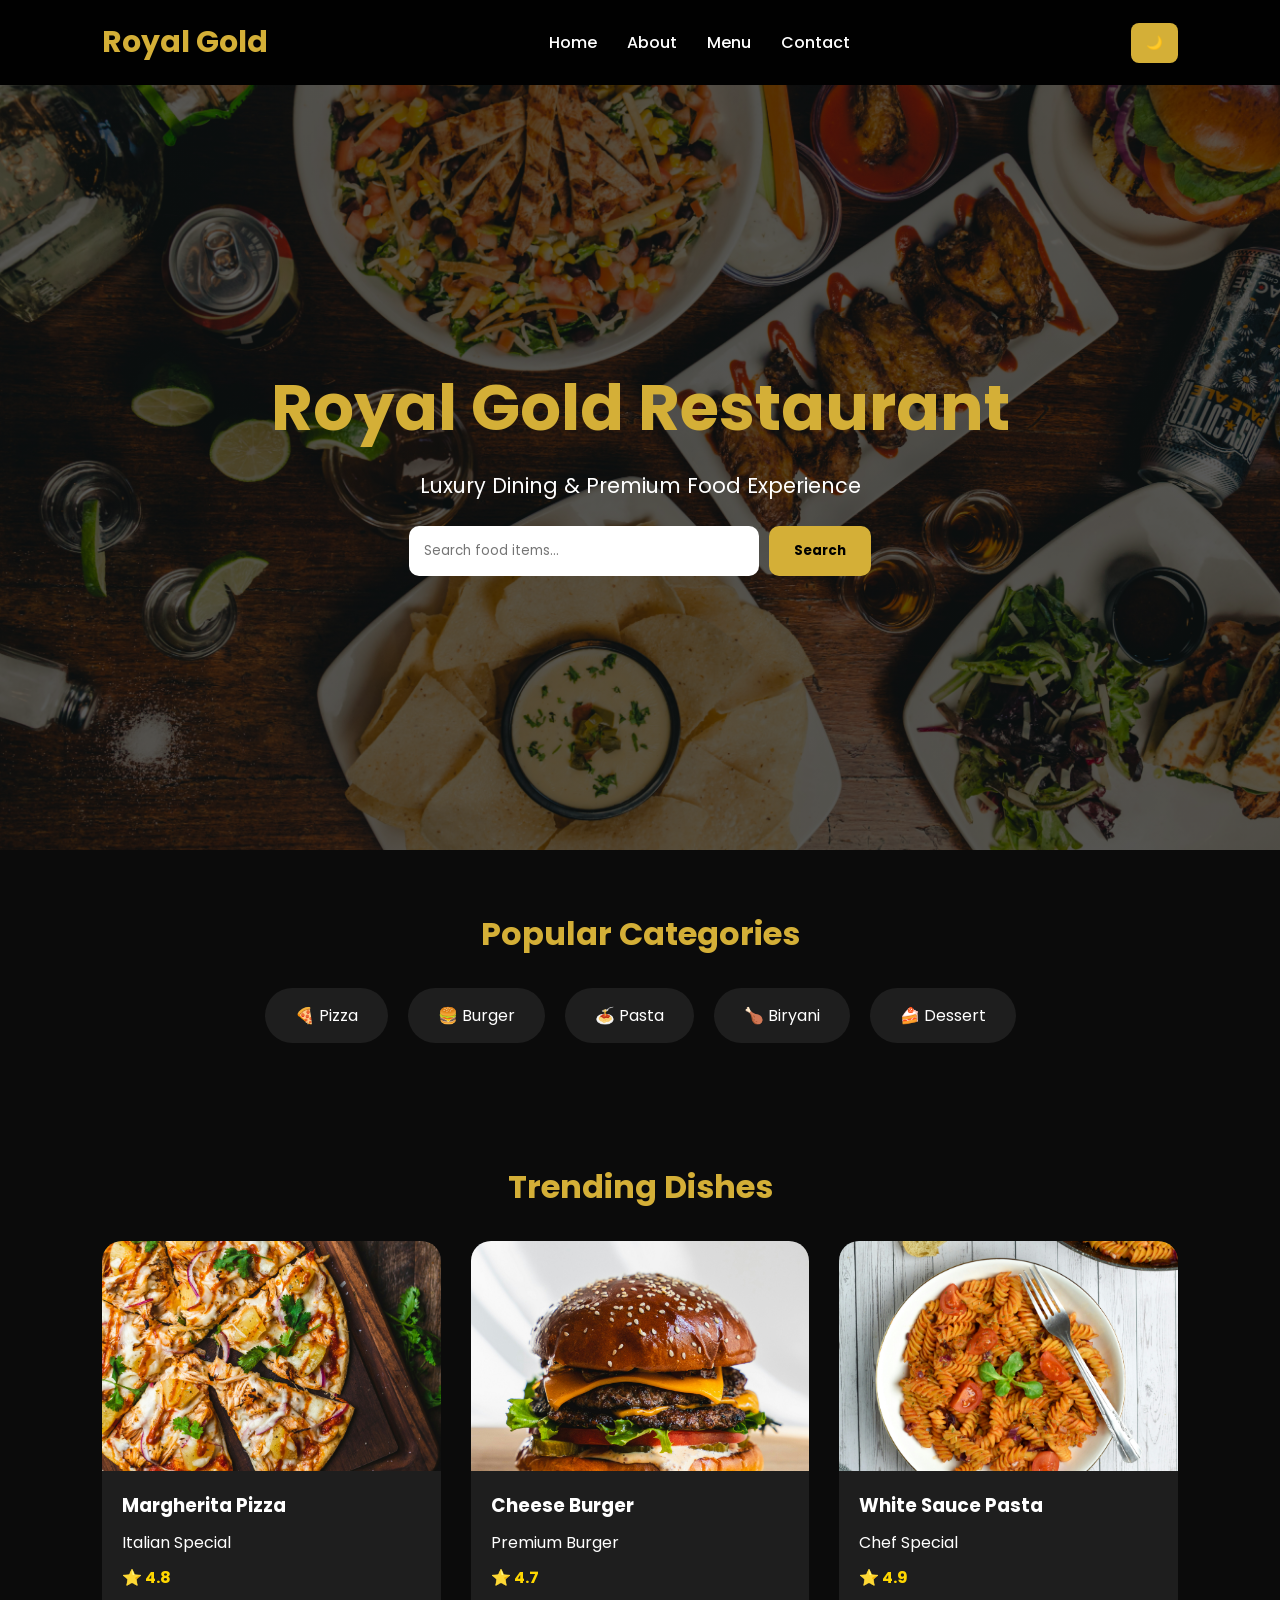
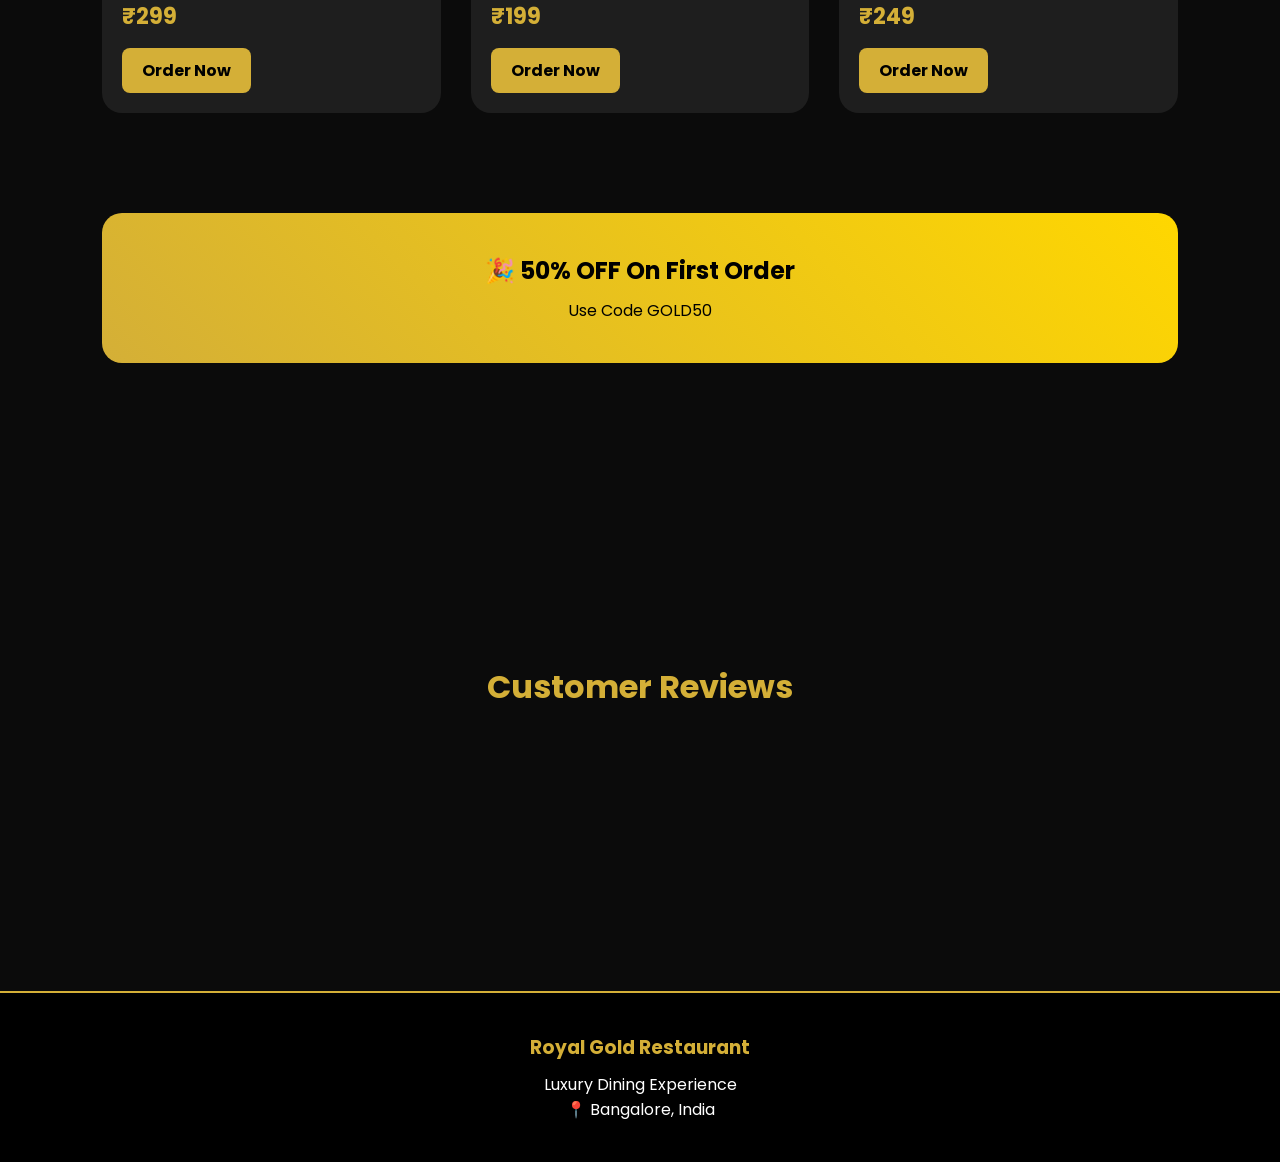
<file: index.html>
<!DOCTYPE html>
<html lang="en">

<head>

<meta charset="UTF-8">
<meta name="viewport" content="width=device-width, initial-scale=1.0">

<title>Royal Gold Restaurant</title>

<link rel="stylesheet" href="style.css">

<link href="https://fonts.googleapis.com/css2?family=Poppins:wght@300;400;500;600;700&display=swap" rel="stylesheet">

<link rel="stylesheet"
href="https://cdnjs.cloudflare.com/ajax/libs/font-awesome/6.5.1/css/all.min.css">

</head>

<body>

<!-- NAVBAR -->

<nav class="navbar">

<div class="logo">
Royal Gold
</div>

<ul class="nav-links">

<li><a href="index.html">Home</a></li>
<li><a href="about.html">About</a></li>
<li><a href="menu.html">Menu</a></li>
<li><a href="contact.html">Contact</a></li>

</ul>

<button id="themeBtn">
🌙
</button>

</nav>

<!-- HERO -->

<section class="hero">

<div class="hero-content">

<h1>
Royal Gold Restaurant
</h1>

<p>
Luxury Dining & Premium Food Experience
</p>

<div class="search-box">

<input
type="text"
placeholder="Search food items...">

<button>
Search
</button>

</div>

</div>

</section>

<!-- CATEGORIES -->

<section class="section">

<h2>
Popular Categories
</h2>

<div class="categories">

<div class="category">
🍕 Pizza
</div>

<div class="category">
🍔 Burger
</div>

<div class="category">
🍝 Pasta
</div>

<div class="category">
🍗 Biryani
</div>

<div class="category">
🍰 Dessert
</div>

</div>

</section>

<!-- TRENDING FOOD -->

<section class="section">

<h2>
Trending Dishes
</h2>

<div class="food-grid">

<div class="food-card">

<img src="images/pizza.jpg">

<div class="food-info">

<h3>Margherita Pizza</h3>

<p>Italian Special</p>

<div class="rating">
⭐ 4.8
</div>

<div class="price">
₹299
</div>

<a href="contact.html" class="order-btn">
Order Now
</a>

</div>

</div>

<div class="food-card">

<img src="images/burger.jpg">

<div class="food-info">

<h3>Cheese Burger</h3>

<p>Premium Burger</p>

<div class="rating">
⭐ 4.7
</div>

<div class="price">
₹199
</div>

<a href="contact.html" class="order-btn">
Order Now
</a>

</div>

</div>

<div class="food-card">

<img src="images/pasta.jpg">

<div class="food-info">

<h3>White Sauce Pasta</h3>

<p>Chef Special</p>

<div class="rating">
⭐ 4.9
</div>

<div class="price">
₹249
</div>

<a href="contact.html" class="order-btn">
Order Now
</a>

</div>

</div>

</div>

</section>

<!-- OFFER -->

<section class="offer">

<h2>
🎉 50% OFF On First Order
</h2>

<p>
Use Code GOLD50
</p>

</section>

<!-- STATS -->

<section class="stats">

<div>

<h2>10K+</h2>

<p>Customers</p>

</div>

<div>

<h2>50+</h2>

<p>Dishes</p>

</div>

<div>

<h2>4.9★</h2>

<p>Rating</p>

</div>

</section>

<!-- REVIEWS -->

<section class="section">

<h2>
Customer Reviews
</h2>

<div class="reviews">

<div class="review-card">

<p>
Amazing food and beautiful ambience.
</p>

<h4>
- Rahul
</h4>

</div>

<div class="review-card">

<p>
Best restaurant experience in town.
</p>

<h4>
- Priya
</h4>

</div>

<div class="review-card">

<p>
Loved the biryani and desserts.
</p>

<h4>
- Arjun
</h4>

</div>

</div>

</section>

<footer>

<h3>
Royal Gold Restaurant
</h3>

<p>
Luxury Dining Experience
</p>

<p>
📍 Bangalore, India
</p>

</footer>

<script src="script.js"></script>

</body>
</html>
</file>
<file: style.css>
/* =========================
   GOOGLE FONT
========================= */

@import url('https://fonts.googleapis.com/css2?family=Poppins:wght@300;400;500;600;700&display=swap');

/* =========================
   RESET
========================= */

*{
margin:0;
padding:0;
box-sizing:border-box;
font-family:'Poppins',sans-serif;
}

/* =========================
   VARIABLES
========================= */

:root{

--gold:#D4AF37;
--black:#0B0B0B;
--dark:#121212;
--card:#1E1E1E;
--white:#FFFFFF;
--gray:#BDBDBD;

}

.light{

--black:#F5F5F5;
--dark:#FFFFFF;
--card:#EEEEEE;
--white:#111111;
--gray:#444444;

}

/* =========================
   BODY
========================= */

body{

background:var(--black);
color:var(--white);

transition:0.4s ease;

}

/* =========================
   NAVBAR
========================= */

.navbar{

display:flex;
justify-content:space-between;
align-items:center;

padding:20px 8%;

background:rgba(0,0,0,0.85);

backdrop-filter:blur(10px);

position:sticky;
top:0;
z-index:1000;

}

.logo{

font-size:30px;
font-weight:700;

color:var(--gold);

}

.nav-links{

display:flex;
gap:30px;

list-style:none;

}

.nav-links a{

color:var(--white);

text-decoration:none;

font-weight:500;

transition:0.3s;

}

.nav-links a:hover{

color:var(--gold);

}

#themeBtn{

background:var(--gold);

border:none;

padding:10px 15px;

border-radius:8px;

cursor:pointer;

}

/* =========================
   HERO
========================= */

.hero{

height:85vh;

background:
linear-gradient(
rgba(0,0,0,0.65),
rgba(0,0,0,0.65)
),
url("images/hero.jpg");

background-size:cover;
background-position:center;

display:flex;
justify-content:center;
align-items:center;

text-align:center;

padding:20px;

}

.hero-content h1{

font-size:4rem;

color:var(--gold);

margin-bottom:15px;

}

.hero-content p{

font-size:1.3rem;

margin-bottom:25px;

}

/* =========================
   SEARCH BOX
========================= */

.search-box{

display:flex;

justify-content:center;

gap:10px;

flex-wrap:wrap;

}

.search-box input{

padding:15px;

width:350px;

border:none;

border-radius:10px;

outline:none;

}

.search-box button{

padding:15px 25px;

border:none;

background:var(--gold);

cursor:pointer;

border-radius:10px;

font-weight:bold;

}

/* =========================
   SECTION
========================= */

.section{

padding:60px 8%;

}

.section h2{

text-align:center;

margin-bottom:30px;

color:var(--gold);

font-size:2rem;

}

/* =========================
   CATEGORIES
========================= */

.categories{

display:flex;

justify-content:center;

flex-wrap:wrap;

gap:20px;

}

.category{

background:var(--card);

padding:15px 30px;

border-radius:30px;

cursor:pointer;

transition:0.3s;

}

.category:hover{

background:var(--gold);

color:black;

}

/* =========================
   FOOD GRID
========================= */

.food-grid{

display:grid;

grid-template-columns:
repeat(auto-fit,minmax(280px,1fr));

gap:30px;

}

/* =========================
   FOOD CARD
========================= */

.food-card{

background:var(--card);

border-radius:20px;

overflow:hidden;

transition:0.4s;

}

.food-card:hover{

transform:translateY(-10px);

box-shadow:
0 15px 35px rgba(212,175,55,0.3);

}

.food-card img{

width:100%;
height:230px;

object-fit:cover;

display:block;

}

.food-info{

padding:20px;

}

.food-info h3{

margin-bottom:10px;

}

.rating{

color:gold;

margin:10px 0;

font-weight:bold;

}

.price{

font-size:22px;

font-weight:bold;

color:var(--gold);

margin-bottom:15px;

}

.order-btn{

display:inline-block;

padding:10px 20px;

background:var(--gold);

color:black;

text-decoration:none;

border-radius:8px;

font-weight:bold;

}

/* =========================
   OFFER
========================= */

.offer{

margin:40px 8%;

padding:40px;

background:
linear-gradient(
45deg,
#D4AF37,
#FFD700
);

text-align:center;

border-radius:20px;

color:black;

}

.offer h2{

margin-bottom:10px;

}

/* =========================
   STATS
========================= */

.stats{

padding:40px 8%;

display:grid;

grid-template-columns:
repeat(auto-fit,minmax(200px,1fr));

gap:25px;

}

.stats div{

background:var(--card);

padding:30px;

border-radius:15px;

text-align:center;

}

.stats h2{

color:var(--gold);

}

/* =========================
   REVIEWS
========================= */

.reviews{

display:grid;

grid-template-columns:
repeat(auto-fit,minmax(250px,1fr));

gap:25px;

}

.review-card{

background:var(--card);

padding:25px;

border-radius:15px;

}

.review-card h4{

margin-top:15px;

color:var(--gold);

}

/* =========================
   CONTACT FORM
========================= */

.contact-form{

display:flex;

flex-direction:column;

gap:15px;

max-width:600px;

margin:auto;

}

.contact-form input,
.contact-form textarea{

padding:15px;

border:none;

border-radius:10px;

}

.contact-form button{

background:var(--gold);

border:none;

padding:15px;

border-radius:10px;

cursor:pointer;

font-weight:bold;

}

/* =========================
   FOOTER
========================= */

footer{

margin-top:50px;

padding:40px;

text-align:center;

background:#000;

border-top:2px solid var(--gold);

}

footer h3{

color:var(--gold);

margin-bottom:10px;

}

/* =========================
   RESPONSIVE
========================= */

@media(max-width:768px){

.navbar{

flex-direction:column;

gap:15px;

}

.nav-links{

flex-direction:column;

text-align:center;

}

.hero-content h1{

font-size:2.5rem;

}

.search-box input{

width:100%;

}

}
</file>
